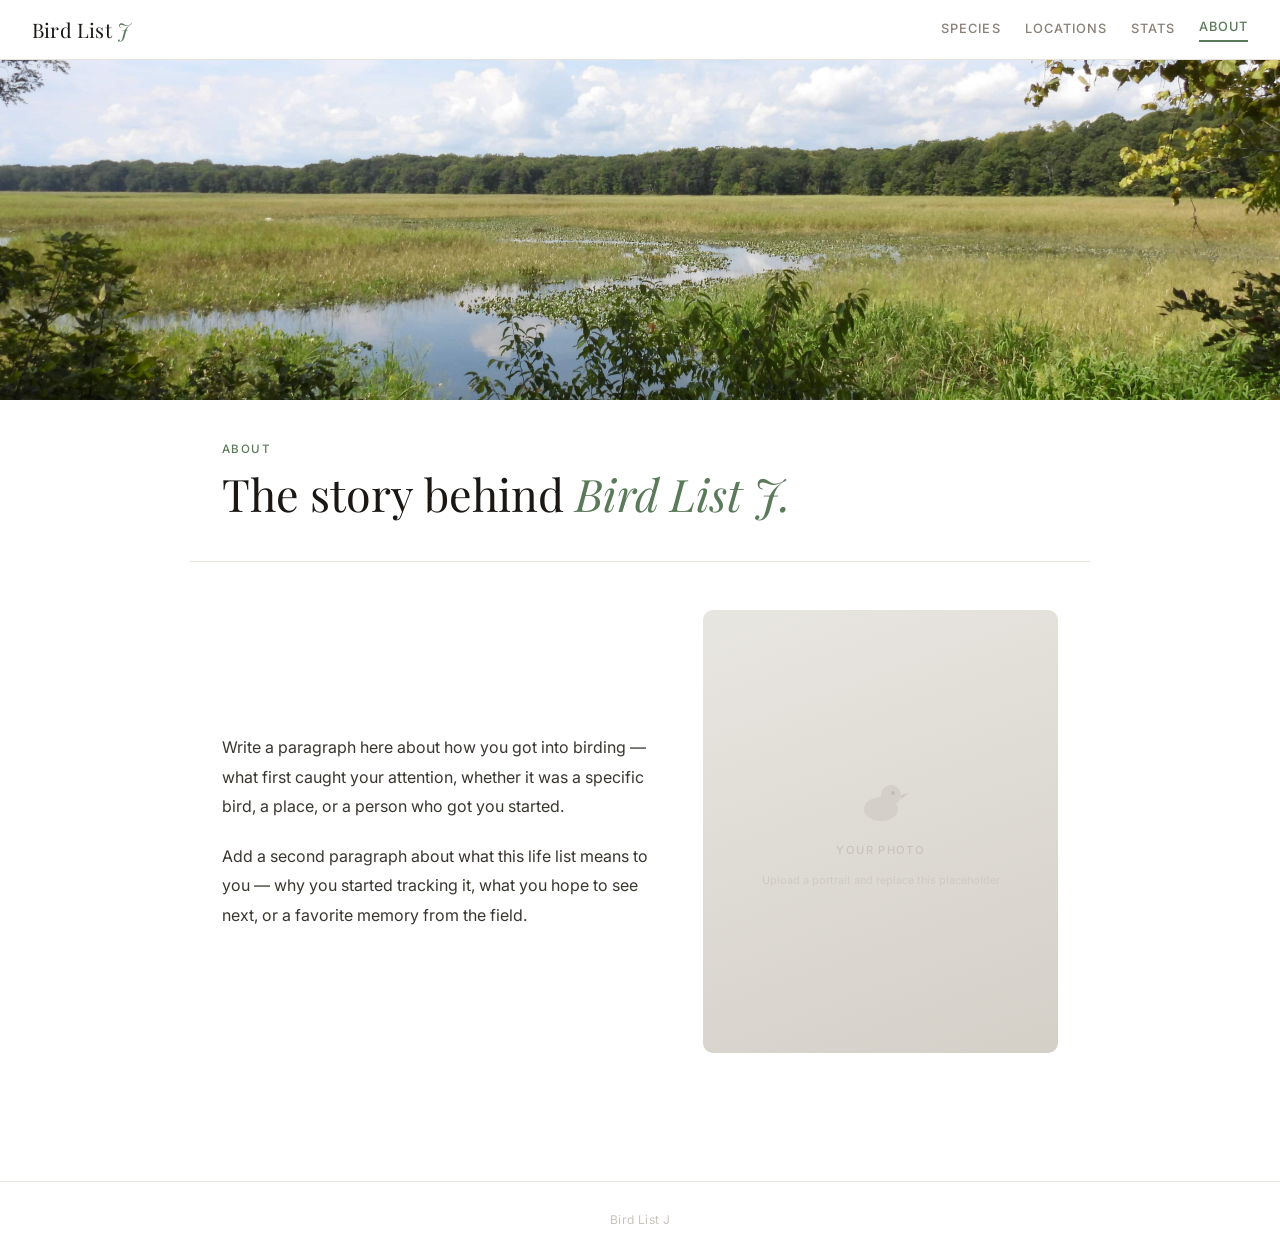
<file: about.html>
<!DOCTYPE html>
<html lang="en">
<head>
<meta charset="UTF-8">
<meta name="viewport" content="width=device-width, initial-scale=1.0">
<title>About — Bird List J</title>
<link href="https://fonts.googleapis.com/css2?family=Playfair+Display:ital,wght@0,400;0,600;1,400&family=Inter:wght@300;400;500&display=swap" rel="stylesheet">
<link rel="stylesheet" href="shared.css">
<style>
  .about-section {
    max-width: 900px;
    margin: 0 auto;
    padding: 3rem 2rem 4rem;
    display: grid;
    grid-template-columns: 1.1fr 0.9fr;
    gap: 3rem;
    align-items: center;
  }

  .about-text p {
    font-size: 1rem;
    line-height: 1.85;
    color: var(--ink);
    margin-bottom: 1.25rem;
  }
  .about-text p:last-child { margin-bottom: 0; }

  .about-photo {
    width: 100%;
    aspect-ratio: 4/5;
    border-radius: 10px;
    overflow: hidden;
    background: linear-gradient(160deg, #e8e6e0 0%, #d4d0c8 100%);
    display: flex;
    align-items: center;
    justify-content: center;
    flex-direction: column;
    gap: 0.75rem;
  }

  .about-photo img {
    width: 100%;
    height: 100%;
    object-fit: cover;
    display: block;
  }

  .about-photo svg { opacity: 0.2; }

  .about-photo-label {
    font-size: 0.7rem;
    font-weight: 500;
    letter-spacing: 0.12em;
    text-transform: uppercase;
    color: var(--mist);
  }

  .about-photo-hint {
    font-size: 0.68rem;
    color: var(--mist);
    opacity: 0.7;
  }

  @media (max-width: 700px) {
    .about-section {
      grid-template-columns: 1fr;
      gap: 2rem;
      padding: 2rem 1rem 3rem;
    }
    .about-photo { order: -1; max-width: 320px; margin: 0 auto; aspect-ratio: 1/1; }
  }
</style>
</head>
<body>

<header>
  <a class="site-logo" href="index.html">Bird List <span>J</span></a>
  <nav>
    <a href="index.html">Species</a>
    <a href="locations.html">Locations</a>
    <a href="stats.html">Stats</a>
    <a href="about.html" class="active">About</a>
  </nav>
</header>

<div class="banner">
 <img class="banner-img" src="photos/greatMarsh.JPG" alt="Banner">
</div>

<section class="page-hero">
  <p class="page-eyebrow">About</p>
  <h1 class="page-title">The story behind <em>Bird List J.</em></h1>
</section>

<section class="about-section">
  <div class="about-text">
    <p>
      Write a paragraph here about how you got into birding — what first caught your
      attention, whether it was a specific bird, a place, or a person who got you started.
    </p>
    <p>
      Add a second paragraph about what this life list means to you — why you started
      tracking it, what you hope to see next, or a favorite memory from the field.
    </p>
  </div>

  <div class="about-photo">
    <!-- To add your photo, replace this div's contents with:
         <img src="photos/your-photo.jpg" alt="About me"> -->
    <svg width="56" height="56" viewBox="0 0 56 56" fill="none">
      <ellipse cx="28" cy="35" rx="17" ry="12" fill="#aaa09a"/>
      <circle cx="38" cy="21" r="10" fill="#aaa09a"/>
      <polygon points="48,21 56,19 48,25" fill="#888077"/>
      <circle cx="40" cy="19" r="1.8" fill="#3a3630"/>
    </svg>
    <span class="about-photo-label">Your photo</span>
    <span class="about-photo-hint">Upload a portrait and replace this placeholder</span>
  </div>
</section>

<footer>Bird List J</footer>

</body>
</html>
</file>
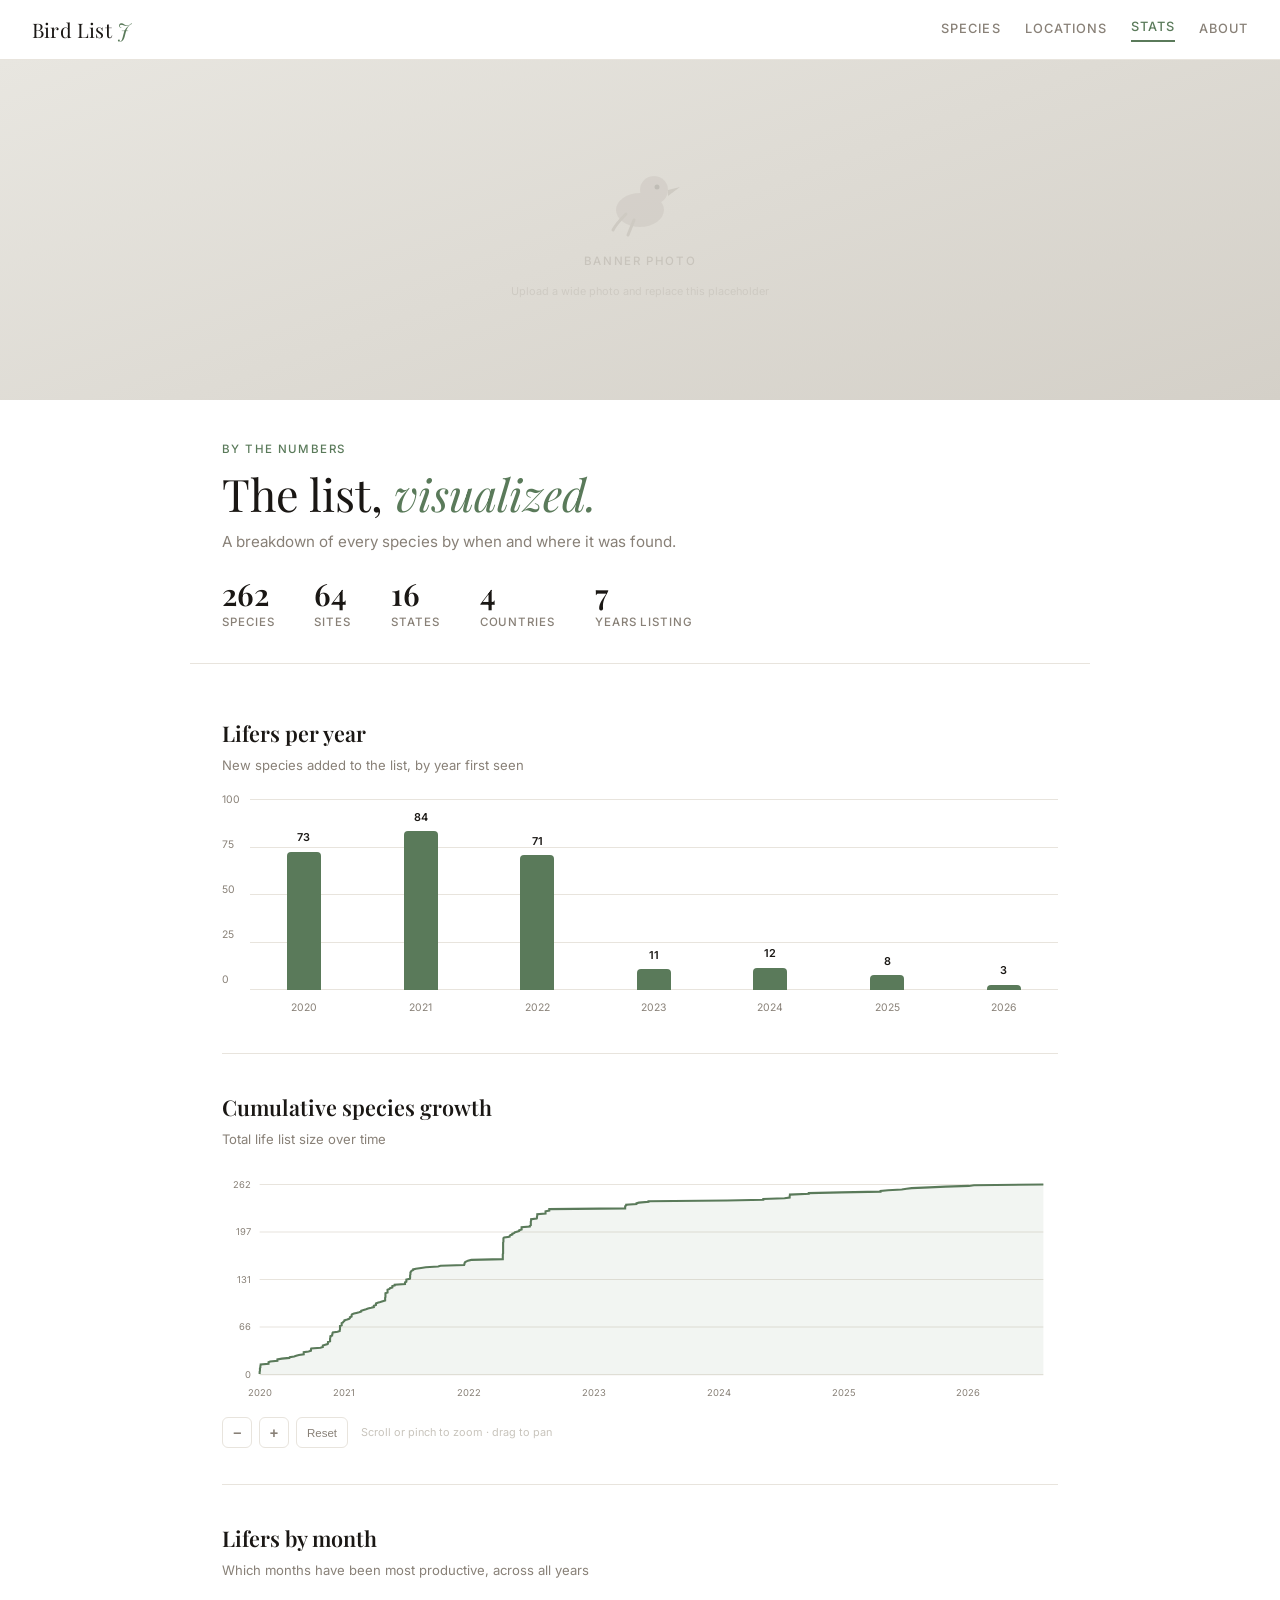
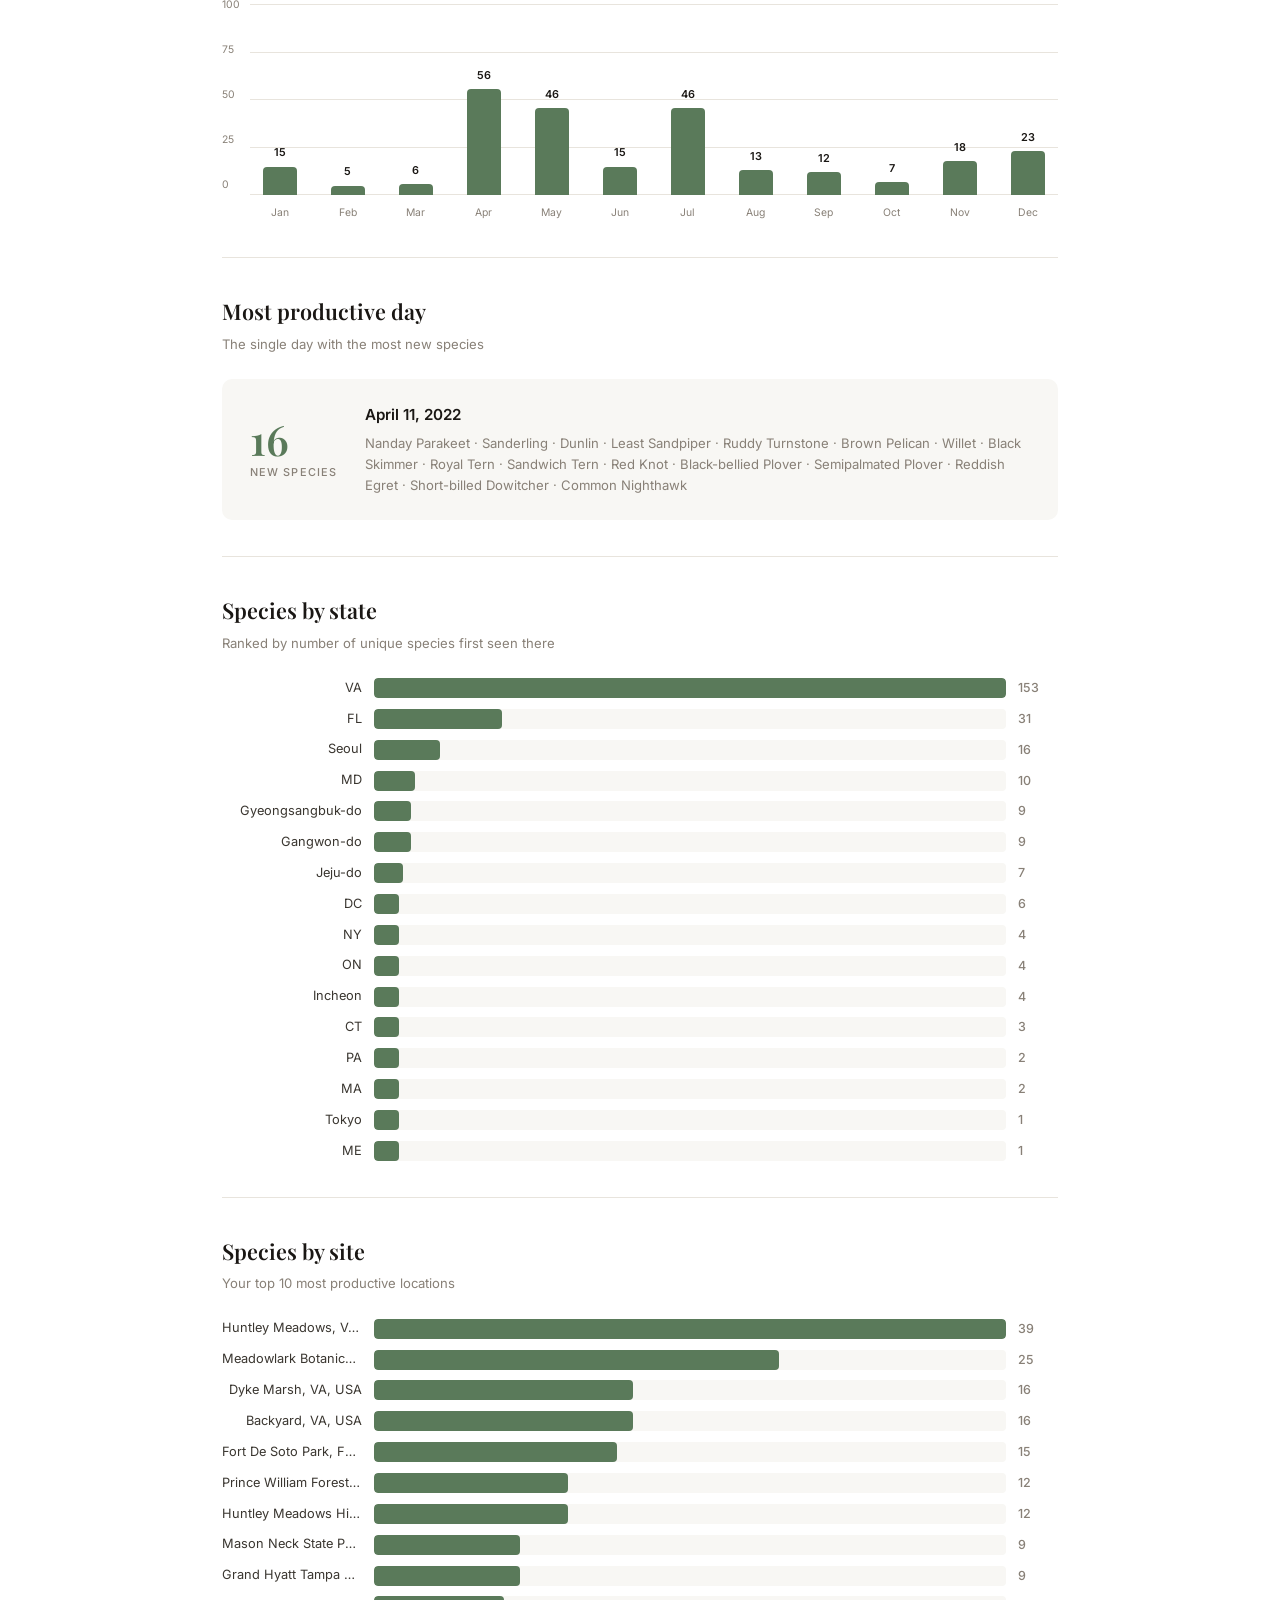
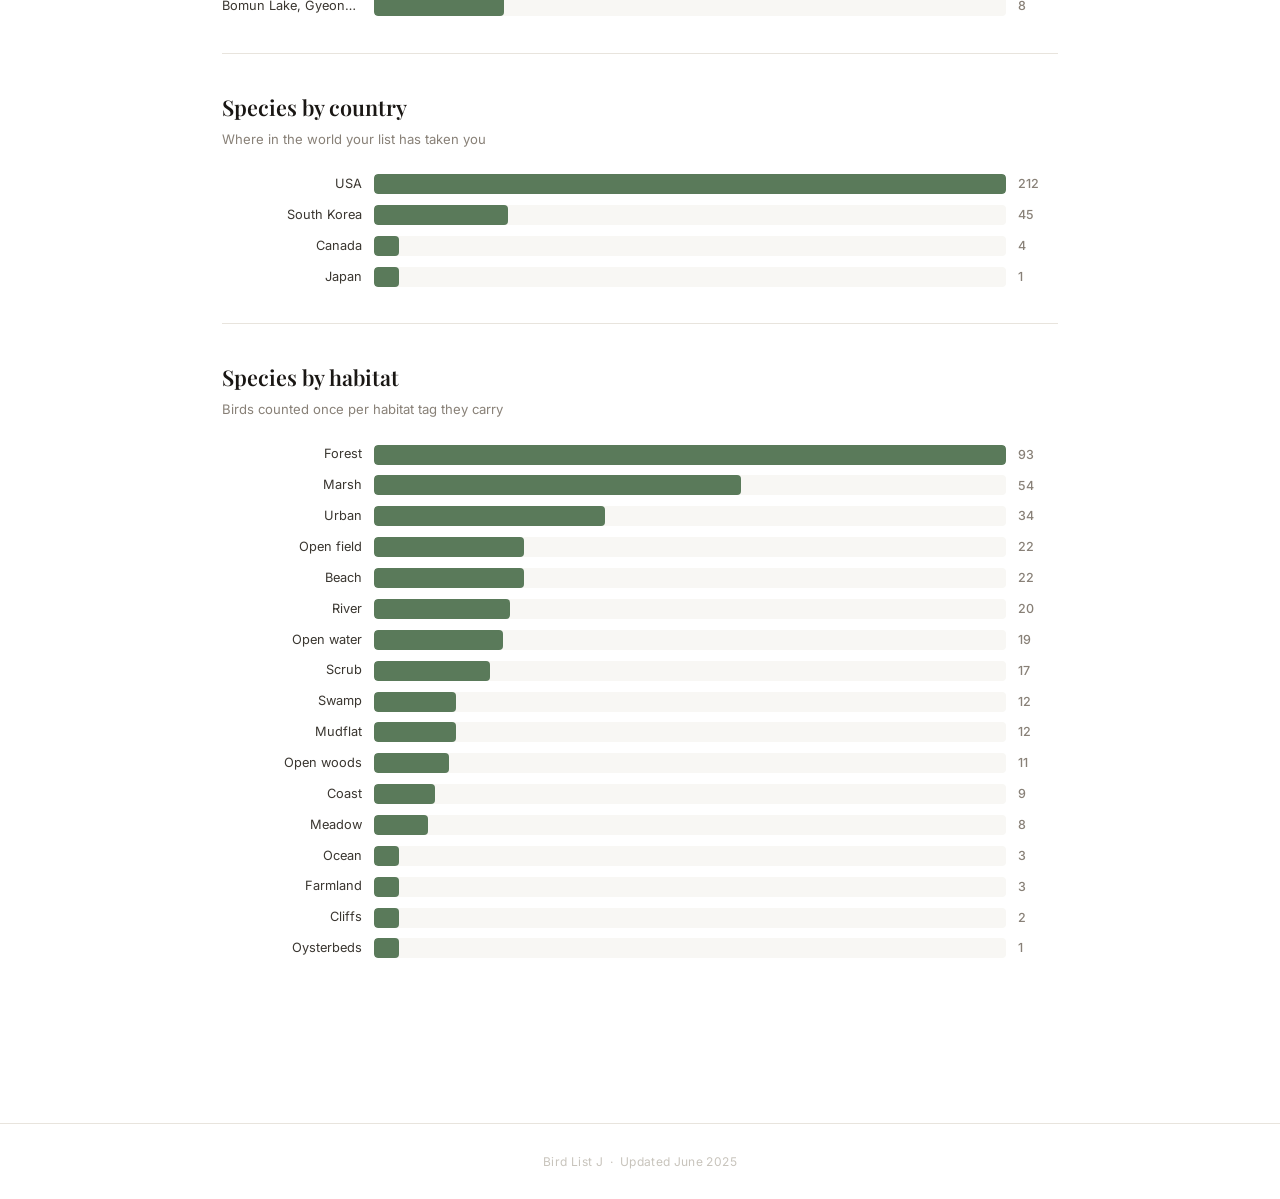
<file: stats (1).html>
<!DOCTYPE html>
<html lang="en">
<head>
<meta charset="UTF-8">
<meta name="viewport" content="width=device-width, initial-scale=1.0">
<title>Stats — Bird List J</title>
<link href="https://fonts.googleapis.com/css2?family=Playfair+Display:ital,wght@0,400;0,600;1,400&family=Inter:wght@300;400;500&display=swap" rel="stylesheet">
<link rel="stylesheet" href="shared.css">
<style>
  .stats-content { max-width: 900px; margin: 0 auto; padding: 1rem 2rem 4rem; }

  .chart-section {
    padding: 2.25rem 0;
    border-bottom: 1px solid var(--stone);
  }
  .chart-section:last-child { border-bottom: none; }

  .chart-title {
    font-family: var(--serif);
    font-size: 1.35rem;
    font-weight: 600;
    color: var(--ink-dark);
    margin-bottom: 0.3rem;
  }
  .chart-subtitle {
    font-size: 0.82rem;
    color: var(--ink-light);
    margin-bottom: 1.5rem;
  }

  /* ── VERTICAL BAR CHART (time-based) ── */
  .vbar-outer {
    display: flex;
    gap: 0.6rem;
  }
  .vbar-axis {
    display: flex;
    flex-direction: column;
    justify-content: space-between;
    height: 190px;
    flex-shrink: 0;
  }
  .vbar-axis-label {
    font-size: 0.65rem;
    color: var(--ink-light);
    line-height: 1;
    transform: translateY(-50%);
  }
  .vbar-plot-col {
    flex: 1;
    min-width: 0;
  }
  .vbar-plot {
    position: relative;
    height: 190px;
  }
  .vbar-gridline {
    position: absolute;
    left: 0; right: 0;
    border-top: 1px solid var(--stone);
  }
  .vbar-chart {
    position: absolute;
    inset: 0;
    display: flex;
    align-items: flex-end;
    gap: 0.5rem;
    z-index: 1;
  }
  .vbar-col {
    flex: 1;
    display: flex;
    flex-direction: column;
    align-items: center;
    justify-content: flex-end;
    height: 100%;
    min-width: 0;
  }
  .vbar {
    width: 100%;
    max-width: 34px;
    background: var(--accent);
    border-radius: 4px 4px 0 0;
    transition: opacity 0.15s;
  }
  .vbar:hover { opacity: 0.8; }
  .vbar-value {
    font-size: 0.68rem;
    font-weight: 600;
    color: var(--ink-dark);
    margin-bottom: 0.3rem;
  }
  .vbar-xlabels {
    display: flex;
    gap: 0.5rem;
    margin-top: 0.6rem;
  }
  .vbar-xlabel {
    flex: 1;
    min-width: 0;
    font-size: 0.65rem;
    color: var(--ink-light);
    text-align: center;
    white-space: nowrap;
  }

  /* ── HORIZONTAL BAR CHART (categorical) ── */
  .hbar-chart { display: flex; flex-direction: column; gap: 0.65rem; }
  .hbar-row { display: grid; grid-template-columns: 140px 1fr 2.5rem; align-items: center; gap: 0.75rem; }
  .hbar-label {
    font-size: 0.8rem;
    color: var(--ink);
    text-align: right;
    white-space: nowrap;
    overflow: hidden;
    text-overflow: ellipsis;
  }
  .hbar-track { background: var(--off-white); border-radius: 4px; height: 20px; overflow: hidden; }
  .hbar-fill {
    height: 100%;
    background: var(--accent);
    border-radius: 4px;
    transition: opacity 0.15s;
  }
  .hbar-fill:hover { opacity: 0.8; }
  .hbar-value { font-size: 0.78rem; color: var(--ink-light); font-weight: 500; }

  /* ── LINE CHART (cumulative growth) ── */
  .line-chart-wrap { width: 100%; touch-action: none; }
  .line-chart-wrap svg { display: block; width: 100%; height: auto; }
  .cum-dot { opacity: 0; transition: opacity 0.15s; }
  .line-chart-wrap svg:hover .cum-dot { opacity: 1; }

  .chart-zoom-controls {
    display: flex;
    align-items: center;
    gap: 0.4rem;
    margin-top: 0.85rem;
  }
  .zoom-btn {
    width: 1.9rem;
    height: 1.9rem;
    border: 1px solid var(--stone);
    border-radius: 6px;
    background: var(--white);
    color: var(--ink-light);
    font-size: 0.9rem;
    font-weight: 600;
    cursor: pointer;
    transition: all 0.15s;
    display: flex;
    align-items: center;
    justify-content: center;
  }
  .zoom-btn:hover { border-color: var(--accent); color: var(--accent); }
  #zoom-reset { width: auto; padding: 0 0.65rem; font-size: 0.72rem; font-weight: 500; }
  .zoom-hint {
    font-size: 0.68rem;
    color: var(--mist);
    margin-left: 0.4rem;
  }

  /* ── BEST DAY CALLOUT ── */
  .best-day-card {
    background: var(--off-white);
    border-radius: 10px;
    padding: 1.5rem 1.75rem;
    display: flex;
    align-items: center;
    gap: 1.75rem;
    flex-wrap: wrap;
  }
  .best-day-number {
    font-family: var(--serif);
    font-size: 2.6rem;
    font-weight: 600;
    color: var(--accent);
    line-height: 1;
  }
  .best-day-label {
    font-size: 0.68rem;
    text-transform: uppercase;
    letter-spacing: 0.1em;
    color: var(--ink-light);
    font-weight: 500;
    margin-top: 0.3rem;
  }
  .best-day-details { flex: 1; min-width: 200px; }
  .best-day-date { font-size: 0.95rem; font-weight: 600; color: var(--ink-dark); margin-bottom: 0.4rem; }
  .best-day-species { font-size: 0.82rem; color: var(--ink-light); line-height: 1.6; }

  .empty-note {
    font-size: 0.85rem;
    color: var(--mist);
    font-style: italic;
    padding: 1rem 0;
  }

  @media (max-width: 600px) {
    .stats-content { padding: 1rem 1rem 3rem; }
    .hbar-row { grid-template-columns: 90px 1fr 2.2rem; gap: 0.5rem; }
    .hbar-label { font-size: 0.72rem; }
    .vbar-plot, .vbar-axis { height: 150px; }
    .best-day-card { padding: 1.25rem; gap: 1rem; }
    .best-day-number { font-size: 2.1rem; }
  }
</style>
</head>
<body>

<header>
  <a class="site-logo" href="index.html">Bird List <span>J</span></a>
  <nav>
    <a href="index.html">Species</a>
    <a href="locations.html">Locations</a>
    <a href="stats.html" class="active">Stats</a>
    <a href="about.html">About</a>
  </nav>
</header>

<div class="banner">
  <div class="banner-placeholder">
    <svg width="80" height="80" viewBox="0 0 80 80" fill="none">
      <ellipse cx="40" cy="50" rx="24" ry="17" fill="#aaa09a"/>
      <circle cx="54" cy="30" r="14" fill="#aaa09a"/>
      <polygon points="68,30 80,27 68,36" fill="#888077"/>
      <circle cx="57" cy="27" r="2.5" fill="#3a3630"/>
      <path d="M26 54 Q16 64 13 70" stroke="#888077" stroke-width="3" stroke-linecap="round" fill="none"/>
      <path d="M34 60 Q30 70 28 75" stroke="#888077" stroke-width="3" stroke-linecap="round" fill="none"/>
    </svg>
    <span class="banner-placeholder-label">Banner photo</span>
    <span class="banner-placeholder-hint">Upload a wide photo and replace this placeholder</span>
  </div>
</div>

<section class="page-hero">
  <p class="page-eyebrow">By The Numbers</p>
  <h1 class="page-title">The list, <em>visualized.</em></h1>
  <p class="page-desc">A breakdown of every species by when and where it was found.</p>
  <div class="stats-row" id="hero-stats"></div>
</section>

<div class="stats-content">

  <section class="chart-section">
    <p class="chart-title">Lifers per year</p>
    <p class="chart-subtitle">New species added to the list, by year first seen</p>
    <div id="chart-lifers-year"></div>
  </section>

  <section class="chart-section">
    <p class="chart-title">Cumulative species growth</p>
    <p class="chart-subtitle">Total life list size over time</p>
    <div id="chart-cumulative"></div>
  </section>

  <section class="chart-section">
    <p class="chart-title">Lifers by month</p>
    <p class="chart-subtitle">Which months have been most productive, across all years</p>
    <div id="chart-lifers-month"></div>
  </section>

  <section class="chart-section">
    <p class="chart-title">Most productive day</p>
    <p class="chart-subtitle">The single day with the most new species</p>
    <div id="best-day"></div>
  </section>

  <section class="chart-section">
    <p class="chart-title">Species by state</p>
    <p class="chart-subtitle">Ranked by number of unique species first seen there</p>
    <div id="chart-state"></div>
  </section>

  <section class="chart-section">
    <p class="chart-title">Species by site</p>
    <p class="chart-subtitle">Your top 10 most productive locations</p>
    <div id="chart-site"></div>
  </section>

  <section class="chart-section">
    <p class="chart-title">Species by country</p>
    <p class="chart-subtitle">Where in the world your list has taken you</p>
    <div id="chart-country"></div>
  </section>

  <section class="chart-section">
    <p class="chart-title">Species by habitat</p>
    <p class="chart-subtitle">Birds counted once per habitat tag they carry</p>
    <div id="chart-habitat"></div>
  </section>

</div>

<footer>Bird List J &nbsp;·&nbsp; Updated June 2025</footer>

<script src="data.js"></script>
<script>
// ─── helpers ───
function parseLocationParts(location){
  const parts=location.split(',').map(p=>p.trim());
  const country=parts[parts.length-1];
  const state=parts.length>=3?parts[parts.length-2]:parts[parts.length-1];
  const site=location.trim();
  return {country,state,site};
}

function countBy(list,keyFn){
  const map={};
  list.forEach(item=>{
    const key=keyFn(item);
    if(key===undefined||key===null||key==='')return;
    map[key]=(map[key]||0)+1;
  });
  return map;
}

function sortEntriesDesc(map){
  return Object.entries(map).sort((a,b)=>b[1]-a[1]);
}

// ─── overview stats (reuse same logic as homepage) ───
const firstYear=Math.min(...BIRDS.map(b=>new Date(b.dateFirstSeen).getFullYear()));
const siteSet=new Set(BIRDS.map(b=>b.location.trim()));
const stateSet=new Set(BIRDS.map(b=>parseLocationParts(b.location).state));
const countrySet=new Set(BIRDS.map(b=>parseLocationParts(b.location).country));
document.getElementById('hero-stats').innerHTML=`
  <div class="stat"><span class="stat-number">${BIRDS.length}</span><span class="stat-label">Species</span></div>
  <div class="stat"><span class="stat-number">${siteSet.size}</span><span class="stat-label">Sites</span></div>
  <div class="stat"><span class="stat-number">${stateSet.size}</span><span class="stat-label">States</span></div>
  <div class="stat"><span class="stat-number">${countrySet.size}</span><span class="stat-label">Countries</span></div>
  <div class="stat"><span class="stat-number">${new Date().getFullYear()-firstYear+1}</span><span class="stat-label">Years listing</span></div>`;

// ─── vertical bar chart builder (with gridlines, scaled to a "nice" max) ───
function niceMax(value){
  if(value<=0)return 4;
  const magnitude=Math.pow(10, Math.floor(Math.log10(value)));
  const normalized=value/magnitude;
  let niceNorm;
  if(normalized<=1)niceNorm=1;
  else if(normalized<=2)niceNorm=2;
  else if(normalized<=5)niceNorm=5;
  else niceNorm=10;
  return niceNorm*magnitude;
}

function renderVBarChart(containerId, data, options={}){
  const container=document.getElementById(containerId);
  if(data.length===0){container.innerHTML='<p class="empty-note">Not enough data yet.</p>';return;}
  const rawMax=Math.max(...data.map(d=>d.value),1);
  const max=niceMax(rawMax);
  const tickCount=4;
  const ticks=[];
  for(let i=tickCount;i>=0;i--){ ticks.push(Math.round((max/tickCount)*i)); }

  const gridlinesHTML=ticks.map((t,i)=>{
    const pct=(i/tickCount)*100;
    return `<div class="vbar-gridline" style="bottom:${100-pct}%"></div>`;
  }).join('');

  const axisHTML=ticks.map(t=>`<span class="vbar-axis-label">${t}</span>`).join('');

  const barsHTML=data.map(d=>{
    const heightPct=Math.max((d.value/max)*100,d.value>0?2:0);
    return `<div class="vbar-col">
      <span class="vbar-value">${d.value}</span>
      <div class="vbar" style="height:${heightPct}%" title="${d.label}: ${d.value}"></div>
    </div>`;
  }).join('');

  const xlabelsHTML=data.map(d=>`<span class="vbar-xlabel">${d.label}</span>`).join('');

  container.innerHTML=`<div class="vbar-outer">
    <div class="vbar-axis">${axisHTML}</div>
    <div class="vbar-plot-col">
      <div class="vbar-plot">
        ${gridlinesHTML}
        <div class="vbar-chart">${barsHTML}</div>
      </div>
      <div class="vbar-xlabels">${xlabelsHTML}</div>
    </div>
  </div>`;
}

// ─── horizontal bar chart builder ───
function renderHBarChart(containerId, entries, options={}){
  const container=document.getElementById(containerId);
  if(entries.length===0){container.innerHTML='<p class="empty-note">Not enough data yet.</p>';return;}
  const max=Math.max(...entries.map(e=>e[1]),1);
  const html=`<div class="hbar-chart">${entries.map(([label,value])=>{
    const widthPct=Math.max((value/max)*100,4);
    return `<div class="hbar-row">
      <span class="hbar-label" title="${label}">${label}</span>
      <div class="hbar-track"><div class="hbar-fill" style="width:${widthPct}%" title="${label}: ${value}"></div></div>
      <span class="hbar-value">${value}</span>
    </div>`;
  }).join('')}</div>`;
  container.innerHTML=html;
}

// ─── 1. Lifers per year ───
const yearCounts=countBy(BIRDS, b=>new Date(b.dateFirstSeen).getFullYear());
const years=Object.keys(yearCounts).map(Number).sort((a,b)=>a-b);
const yearData=years.map(y=>({label:y, value:yearCounts[y]}));
renderVBarChart('chart-lifers-year', yearData);

// ─── 2. Cumulative species growth (zoomable line chart) ───
(function(){
  const container=document.getElementById('chart-cumulative');
  const sorted=[...BIRDS].sort((a,b)=>new Date(a.dateFirstSeen)-new Date(b.dateFirstSeen));
  if(sorted.length===0){container.innerHTML='<p class="empty-note">Not enough data yet.</p>';return;}

  const W=800, H=220;
  const padL=36, padB=28, padT=10, padR=14;
  const plotW=W-padL-padR, plotH=H-padT-padB;

  const minDate=new Date(sorted[0].dateFirstSeen).getTime();
  const maxDate=new Date(sorted[sorted.length-1].dateFirstSeen).getTime();
  const dateRange=Math.max(maxDate-minDate, 1);

  const points=sorted.map((bird,i)=>{
    const t=new Date(bird.dateFirstSeen).getTime();
    const x=padL+((t-minDate)/dateRange)*plotW;
    const y=padT+plotH-((i+1)/sorted.length)*plotH;
    return {x,y,count:i+1,date:bird.dateFirstSeen,name:bird.commonName};
  });

  const pathD=points.map((p,i)=>(i===0?'M':'L')+p.x.toFixed(1)+','+p.y.toFixed(1)).join(' ');
  const areaD=pathD+` L${points[points.length-1].x.toFixed(1)},${padT+plotH} L${padL},${padT+plotH} Z`;

  const totalMax=sorted.length;
  const gridLines=[0,0.25,0.5,0.75,1].map(frac=>{
    const y=padT+plotH-(frac*plotH);
    const val=Math.round(frac*totalMax);
    return `<line x1="${padL}" y1="${y}" x2="${W-padR}" y2="${y}" stroke="#e8e4dd" stroke-width="1"/>
            <text x="${padL-8}" y="${y+3}" font-size="9" fill="#888077" text-anchor="end" font-family="Inter,sans-serif">${val}</text>`;
  }).join('');

  const yearMarks=years.map(y=>{
    const t=new Date(y,0,1).getTime();
    const x=padL+((Math.max(t,minDate)-minDate)/dateRange)*plotW;
    return `<text x="${x}" y="${H-8}" font-size="9" fill="#888077" text-anchor="middle" font-family="Inter,sans-serif">${y}</text>`;
  }).join('');

  const dots=points.map(p=>
    `<circle cx="${p.x.toFixed(1)}" cy="${p.y.toFixed(1)}" r="2.2" fill="#5a7a5a" class="cum-dot">
       <title>#${p.count} · ${p.name} · ${p.date}</title>
     </circle>`
  ).join('');

  container.innerHTML=`
    <div class="line-chart-wrap">
      <svg id="cum-svg" viewBox="0 0 ${W} ${H}" preserveAspectRatio="xMidYMid meet">
        ${gridLines}
        <path d="${areaD}" fill="#5a7a5a" opacity="0.08"/>
        <path d="${pathD}" fill="none" stroke="#5a7a5a" stroke-width="2"/>
        ${dots}
        ${yearMarks}
      </svg>
    </div>
    <div class="chart-zoom-controls">
      <button class="zoom-btn" id="zoom-out" title="Zoom out">−</button>
      <button class="zoom-btn" id="zoom-in" title="Zoom in">+</button>
      <button class="zoom-btn" id="zoom-reset" title="Reset zoom">Reset</button>
      <span class="zoom-hint">Scroll or pinch to zoom · drag to pan</span>
    </div>
  `;

  // ─── zoom / pan logic via viewBox manipulation ───
  const svg=document.getElementById('cum-svg');
  const fullView={x:0,y:0,w:W,h:H};
  let view={...fullView};
  const minW=W*0.08; // max zoom-in level

  function applyView(){
    svg.setAttribute('viewBox', `${view.x} ${view.y} ${view.w} ${view.h}`);
  }

  function clampView(){
    view.w=Math.min(Math.max(view.w,minW),W);
    // keep aspect ratio locked to full height (no vertical zoom)
    view.h=H;
    view.y=0;
    view.x=Math.min(Math.max(view.x,0),W-view.w);
  }

  function zoomAt(factor, clientX){
    const rect=svg.getBoundingClientRect();
    const relX = rect.width>0 ? (clientX-rect.left)/rect.width : 0.5;
    const focusX = view.x + relX*view.w;
    const newW = view.w*factor;
    view.x = focusX - relX*newW;
    view.w = newW;
    clampView();
    applyView();
  }

  document.getElementById('zoom-in').addEventListener('click',()=>{
    const rect=svg.getBoundingClientRect();
    zoomAt(0.7, rect.left+rect.width/2);
  });
  document.getElementById('zoom-out').addEventListener('click',()=>{
    const rect=svg.getBoundingClientRect();
    zoomAt(1/0.7, rect.left+rect.width/2);
  });
  document.getElementById('zoom-reset').addEventListener('click',()=>{
    view={...fullView};
    applyView();
  });

  svg.addEventListener('wheel',e=>{
    e.preventDefault();
    const factor = e.deltaY<0 ? 0.88 : 1/0.88;
    zoomAt(factor, e.clientX);
  }, {passive:false});

  // drag to pan
  let isDragging=false, dragStartClientX=0, dragStartViewX=0;
  function panStart(clientX){ isDragging=true; dragStartClientX=clientX; dragStartViewX=view.x; svg.style.cursor='grabbing'; }
  function panMove(clientX){
    if(!isDragging)return;
    const rect=svg.getBoundingClientRect();
    if(rect.width===0)return;
    const deltaPx=clientX-dragStartClientX;
    const deltaUnits=(deltaPx/rect.width)*view.w;
    view.x=dragStartViewX-deltaUnits;
    clampView();
    applyView();
  }
  function panEnd(){ isDragging=false; svg.style.cursor='grab'; }

  svg.style.cursor='grab';
  svg.addEventListener('mousedown',e=>panStart(e.clientX));
  window.addEventListener('mousemove',e=>panMove(e.clientX));
  window.addEventListener('mouseup',panEnd);

  svg.addEventListener('touchstart',e=>{ if(e.touches.length===1) panStart(e.touches[0].clientX); },{passive:true});
  svg.addEventListener('touchmove',e=>{ if(e.touches.length===1){ panMove(e.touches[0].clientX); } },{passive:true});
  svg.addEventListener('touchend',panEnd);

  // basic pinch-to-zoom for touch
  let pinchStartDist=null, pinchStartW=null, pinchStartX=null;
  svg.addEventListener('touchstart',e=>{
    if(e.touches.length===2){
      const [t1,t2]=e.touches;
      pinchStartDist=Math.hypot(t2.clientX-t1.clientX, t2.clientY-t1.clientY);
      pinchStartW=view.w;
      pinchStartX=view.x;
    }
  },{passive:true});
  svg.addEventListener('touchmove',e=>{
    if(e.touches.length===2 && pinchStartDist){
      const [t1,t2]=e.touches;
      const dist=Math.hypot(t2.clientX-t1.clientX, t2.clientY-t1.clientY);
      const scale=pinchStartDist/Math.max(dist,1);
      const centerClientX=(t1.clientX+t2.clientX)/2;
      const rect=svg.getBoundingClientRect();
      const relX = rect.width>0 ? (centerClientX-rect.left)/rect.width : 0.5;
      const focusX = pinchStartX + relX*pinchStartW;
      view.w = pinchStartW*scale;
      view.x = focusX - relX*view.w;
      clampView();
      applyView();
    }
  },{passive:true});
  svg.addEventListener('touchend',e=>{ if(e.touches.length<2) pinchStartDist=null; });
})();

// ─── 3. Lifers by month ───
const monthNames=['Jan','Feb','Mar','Apr','May','Jun','Jul','Aug','Sep','Oct','Nov','Dec'];
const monthCounts=countBy(BIRDS, b=>new Date(b.dateFirstSeen+'T12:00:00').getMonth());
const monthData=monthNames.map((name,i)=>({label:name, value:monthCounts[i]||0}));
renderVBarChart('chart-lifers-month', monthData);

// ─── 4. Most productive day ───
(function(){
  const container=document.getElementById('best-day');
  const dateGroups=countBy(BIRDS, b=>b.dateFirstSeen);
  const sorted=sortEntriesDesc(dateGroups);
  if(sorted.length===0 || sorted[0][1]<1){container.innerHTML='<p class="empty-note">Not enough data yet.</p>';return;}
  const [bestDate,count]=sorted[0];
  const speciesOnDay=BIRDS.filter(b=>b.dateFirstSeen===bestDate).map(b=>b.commonName);
  const formatted=new Date(bestDate+'T12:00:00').toLocaleDateString('en-US',{year:'numeric',month:'long',day:'numeric'});
  container.innerHTML=`<div class="best-day-card">
    <div>
      <div class="best-day-number">${count}</div>
      <div class="best-day-label">New species</div>
    </div>
    <div class="best-day-details">
      <div class="best-day-date">${formatted}</div>
      <div class="best-day-species">${speciesOnDay.join(' · ')}</div>
    </div>
  </div>`;
})();

// ─── 5. Species by state ───
const stateCounts=countBy(BIRDS, b=>parseLocationParts(b.location).state);
renderHBarChart('chart-state', sortEntriesDesc(stateCounts));

// ─── 6. Species by site (top 10) ───
const siteCounts=countBy(BIRDS, b=>parseLocationParts(b.location).site);
renderHBarChart('chart-site', sortEntriesDesc(siteCounts).slice(0,10));

// ─── 7. Species by country ───
const countryCounts=countBy(BIRDS, b=>parseLocationParts(b.location).country);
renderHBarChart('chart-country', sortEntriesDesc(countryCounts));

// ─── 8. Species by habitat (multi-tag, so count each tag) ───
const habitatCounts={};
BIRDS.forEach(b=>{ (b.habitat||[]).forEach(h=>{ habitatCounts[h]=(habitatCounts[h]||0)+1; }); });
const habitatEntries=sortEntriesDesc(habitatCounts).map(([label,val])=>[label.charAt(0).toUpperCase()+label.slice(1), val]);
renderHBarChart('chart-habitat', habitatEntries);
</script>
</body>
</html>
</file>
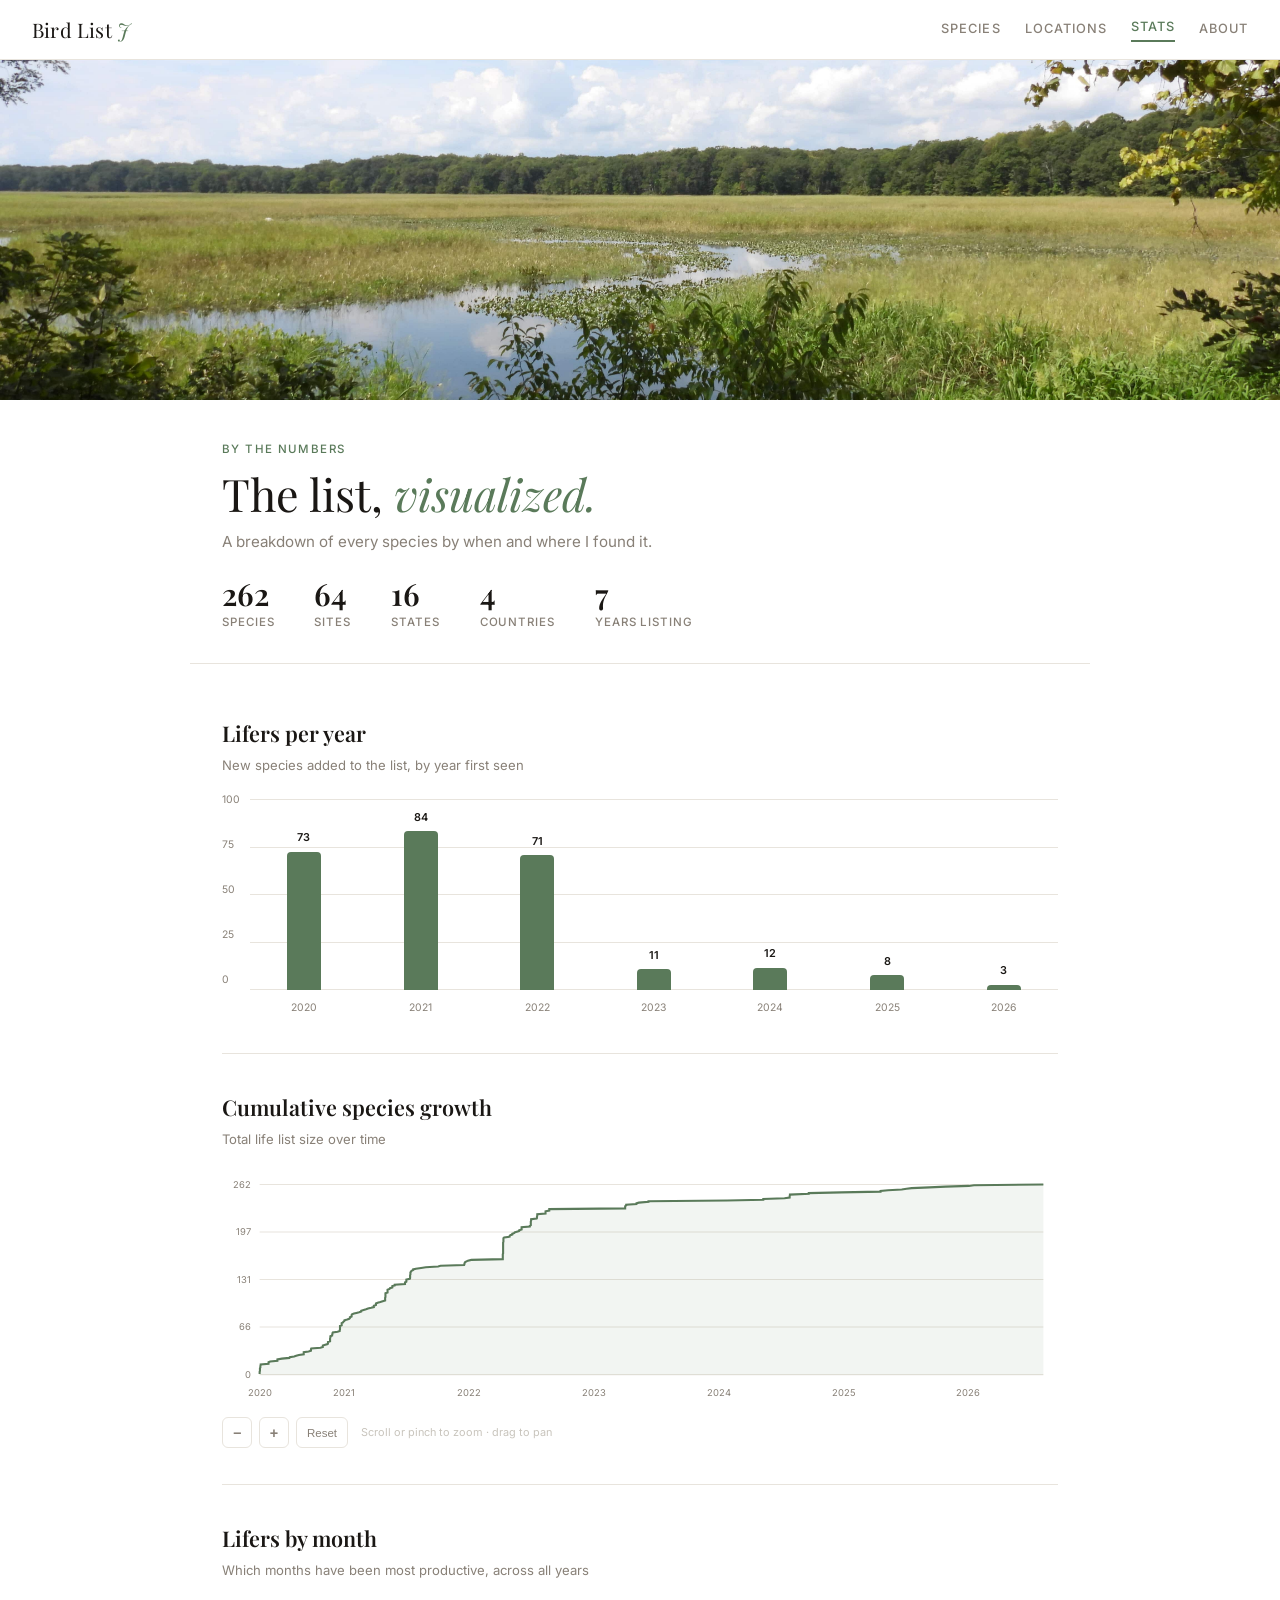
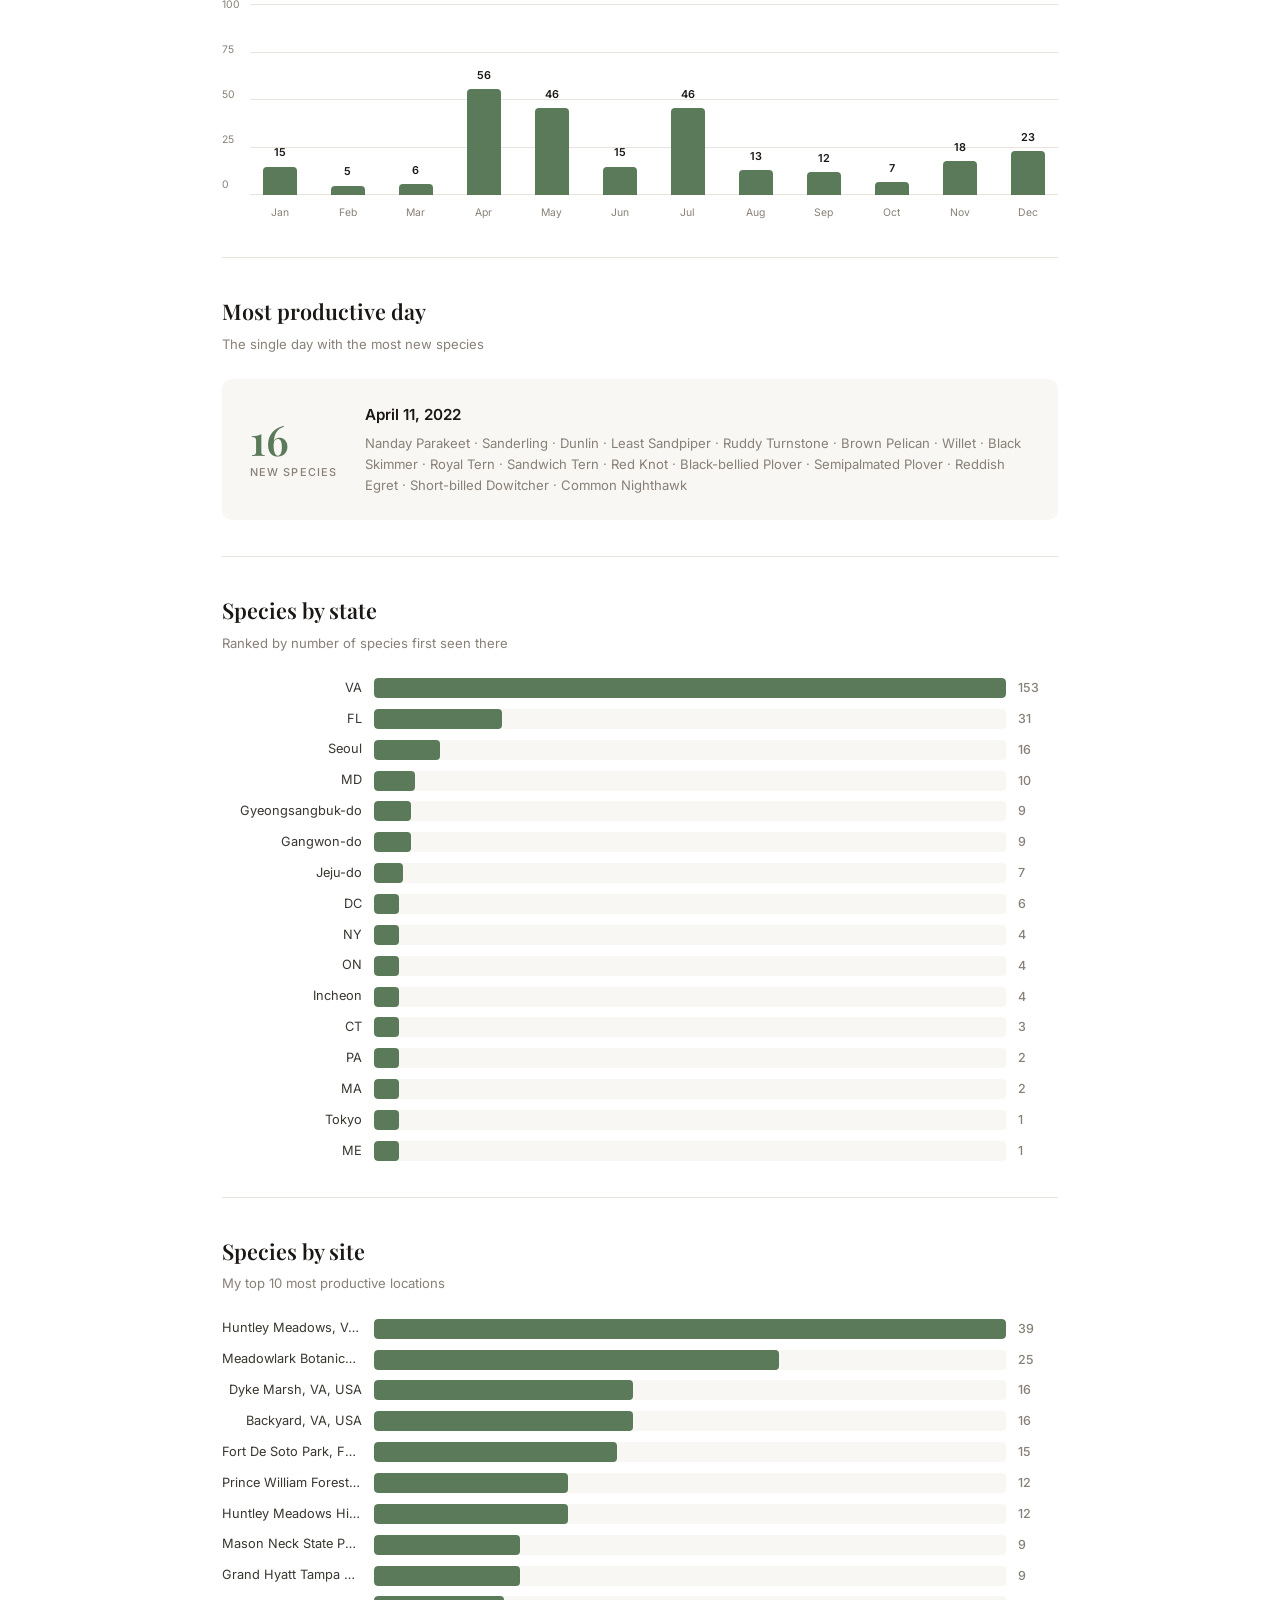
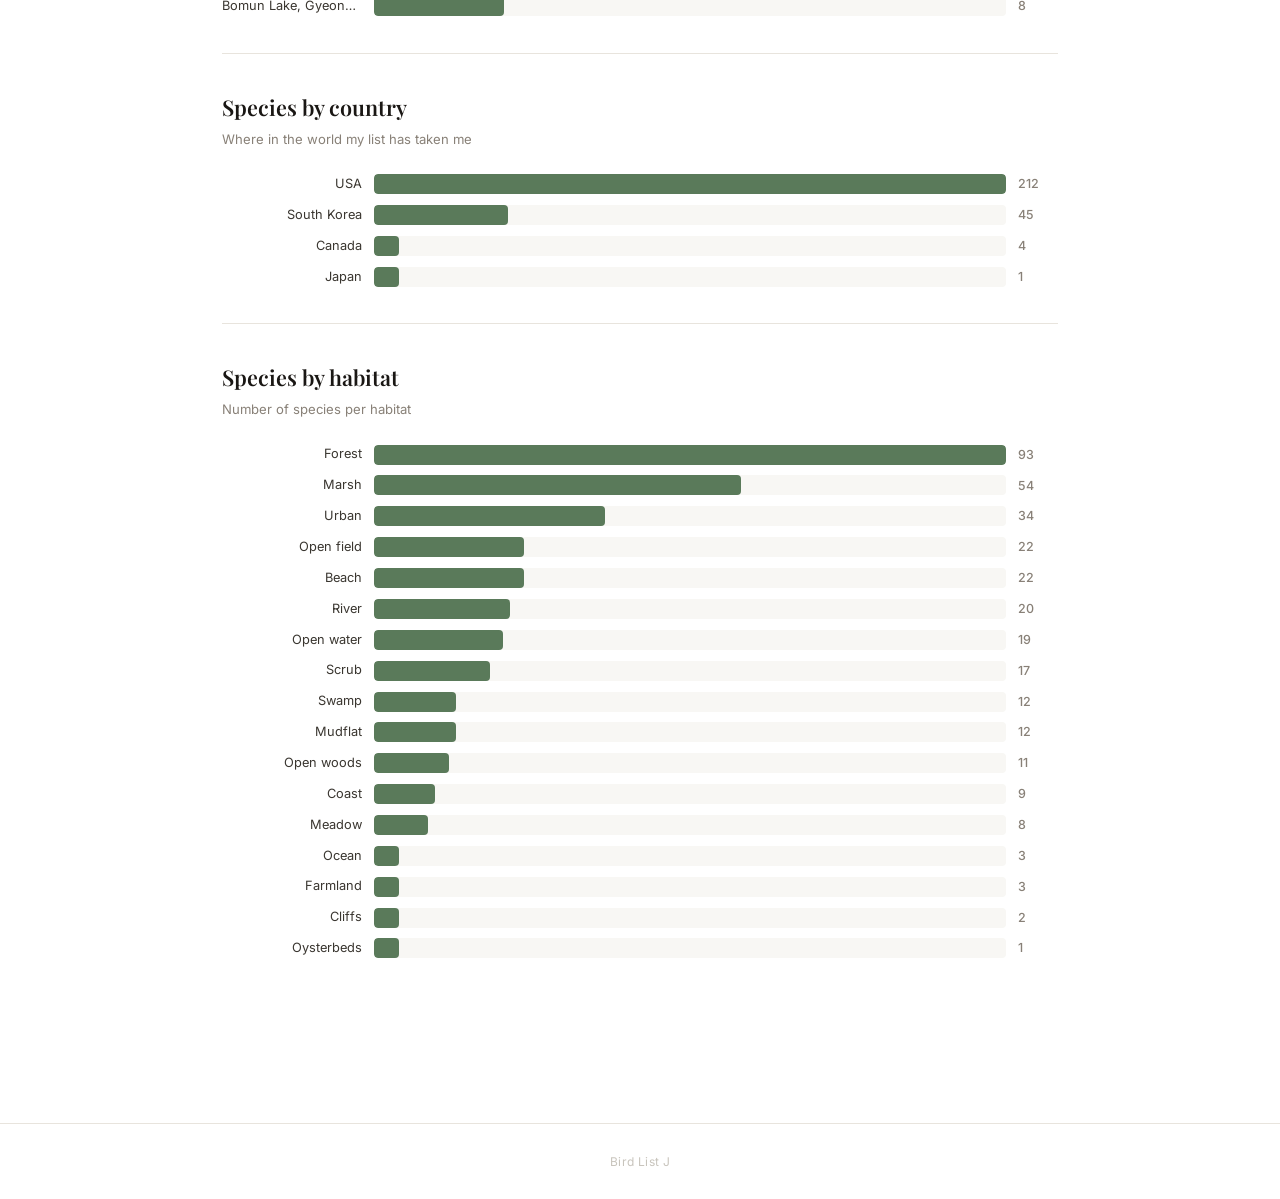
<file: stats.html>
<!DOCTYPE html>
<html lang="en">
<head>
<meta charset="UTF-8">
<meta name="viewport" content="width=device-width, initial-scale=1.0">
<title>Stats — Bird List J</title>
<link href="https://fonts.googleapis.com/css2?family=Playfair+Display:ital,wght@0,400;0,600;1,400&family=Inter:wght@300;400;500&display=swap" rel="stylesheet">
<link rel="stylesheet" href="shared.css">
<style>
  .stats-content { max-width: 900px; margin: 0 auto; padding: 1rem 2rem 4rem; }

  .chart-section {
    padding: 2.25rem 0;
    border-bottom: 1px solid var(--stone);
  }
  .chart-section:last-child { border-bottom: none; }

  .chart-title {
    font-family: var(--serif);
    font-size: 1.35rem;
    font-weight: 600;
    color: var(--ink-dark);
    margin-bottom: 0.3rem;
  }
  .chart-subtitle {
    font-size: 0.82rem;
    color: var(--ink-light);
    margin-bottom: 1.5rem;
  }

  /* ── VERTICAL BAR CHART (time-based) ── */
  .vbar-outer {
    display: flex;
    gap: 0.6rem;
  }
  .vbar-axis {
    display: flex;
    flex-direction: column;
    justify-content: space-between;
    height: 190px;
    flex-shrink: 0;
  }
  .vbar-axis-label {
    font-size: 0.65rem;
    color: var(--ink-light);
    line-height: 1;
    transform: translateY(-50%);
  }
  .vbar-plot-col {
    flex: 1;
    min-width: 0;
  }
  .vbar-plot {
    position: relative;
    height: 190px;
  }
  .vbar-gridline {
    position: absolute;
    left: 0; right: 0;
    border-top: 1px solid var(--stone);
  }
  .vbar-chart {
    position: absolute;
    inset: 0;
    display: flex;
    align-items: flex-end;
    gap: 0.5rem;
    z-index: 1;
  }
  .vbar-col {
    flex: 1;
    display: flex;
    flex-direction: column;
    align-items: center;
    justify-content: flex-end;
    height: 100%;
    min-width: 0;
  }
  .vbar {
    width: 100%;
    max-width: 34px;
    background: var(--accent);
    border-radius: 4px 4px 0 0;
    transition: opacity 0.15s;
  }
  .vbar:hover { opacity: 0.8; }
  .vbar-value {
    font-size: 0.68rem;
    font-weight: 600;
    color: var(--ink-dark);
    margin-bottom: 0.3rem;
  }
  .vbar-xlabels {
    display: flex;
    gap: 0.5rem;
    margin-top: 0.6rem;
  }
  .vbar-xlabel {
    flex: 1;
    min-width: 0;
    font-size: 0.65rem;
    color: var(--ink-light);
    text-align: center;
    white-space: nowrap;
  }

  /* ── HORIZONTAL BAR CHART (categorical) ── */
  .hbar-chart { display: flex; flex-direction: column; gap: 0.65rem; }
  .hbar-row { display: grid; grid-template-columns: 140px 1fr 2.5rem; align-items: center; gap: 0.75rem; }
  .hbar-label {
    font-size: 0.8rem;
    color: var(--ink);
    text-align: right;
    white-space: nowrap;
    overflow: hidden;
    text-overflow: ellipsis;
  }
  .hbar-track { background: var(--off-white); border-radius: 4px; height: 20px; overflow: hidden; }
  .hbar-fill {
    height: 100%;
    background: var(--accent);
    border-radius: 4px;
    transition: opacity 0.15s;
  }
  .hbar-fill:hover { opacity: 0.8; }
  .hbar-value { font-size: 0.78rem; color: var(--ink-light); font-weight: 500; }

  /* ── LINE CHART (cumulative growth) ── */
  .line-chart-wrap { width: 100%; touch-action: none; }
  .line-chart-wrap svg { display: block; width: 100%; height: auto; }
  .cum-dot { opacity: 0; transition: opacity 0.15s; }
  .line-chart-wrap svg:hover .cum-dot { opacity: 1; }

  .chart-zoom-controls {
    display: flex;
    align-items: center;
    gap: 0.4rem;
    margin-top: 0.85rem;
  }
  .zoom-btn {
    width: 1.9rem;
    height: 1.9rem;
    border: 1px solid var(--stone);
    border-radius: 6px;
    background: var(--white);
    color: var(--ink-light);
    font-size: 0.9rem;
    font-weight: 600;
    cursor: pointer;
    transition: all 0.15s;
    display: flex;
    align-items: center;
    justify-content: center;
  }
  .zoom-btn:hover { border-color: var(--accent); color: var(--accent); }
  #zoom-reset { width: auto; padding: 0 0.65rem; font-size: 0.72rem; font-weight: 500; }
  .zoom-hint {
    font-size: 0.68rem;
    color: var(--mist);
    margin-left: 0.4rem;
  }

  /* ── BEST DAY CALLOUT ── */
  .best-day-card {
    background: var(--off-white);
    border-radius: 10px;
    padding: 1.5rem 1.75rem;
    display: flex;
    align-items: center;
    gap: 1.75rem;
    flex-wrap: wrap;
  }
  .best-day-number {
    font-family: var(--serif);
    font-size: 2.6rem;
    font-weight: 600;
    color: var(--accent);
    line-height: 1;
  }
  .best-day-label {
    font-size: 0.68rem;
    text-transform: uppercase;
    letter-spacing: 0.1em;
    color: var(--ink-light);
    font-weight: 500;
    margin-top: 0.3rem;
  }
  .best-day-details { flex: 1; min-width: 200px; }
  .best-day-date { font-size: 0.95rem; font-weight: 600; color: var(--ink-dark); margin-bottom: 0.4rem; }
  .best-day-species { font-size: 0.82rem; color: var(--ink-light); line-height: 1.6; }

  .empty-note {
    font-size: 0.85rem;
    color: var(--mist);
    font-style: italic;
    padding: 1rem 0;
  }

  @media (max-width: 600px) {
    .stats-content { padding: 1rem 1rem 3rem; }
    .hbar-row { grid-template-columns: 90px 1fr 2.2rem; gap: 0.5rem; }
    .hbar-label { font-size: 0.72rem; }
    .vbar-plot, .vbar-axis { height: 150px; }
    .best-day-card { padding: 1.25rem; gap: 1rem; }
    .best-day-number { font-size: 2.1rem; }
  }
</style>
</head>
<body>

<header>
  <a class="site-logo" href="index.html">Bird List <span>J</span></a>
  <nav>
    <a href="index.html">Species</a>
    <a href="locations.html">Locations</a>
    <a href="stats.html" class="active">Stats</a>
    <a href="about.html">About</a>
  </nav>
</header>

<div class="banner">
  <img class="banner-img" src="photos/greatMarsh.JPG" alt="Banner">
</div>

<section class="page-hero">
  <p class="page-eyebrow">By The Numbers</p>
  <h1 class="page-title">The list, <em>visualized.</em></h1>
  <p class="page-desc">A breakdown of every species by when and where I found it.</p>
  <div class="stats-row" id="hero-stats"></div>
</section>

<div class="stats-content">

  <section class="chart-section">
    <p class="chart-title">Lifers per year</p>
    <p class="chart-subtitle">New species added to the list, by year first seen</p>
    <div id="chart-lifers-year"></div>
  </section>

  <section class="chart-section">
    <p class="chart-title">Cumulative species growth</p>
    <p class="chart-subtitle">Total life list size over time</p>
    <div id="chart-cumulative"></div>
  </section>

  <section class="chart-section">
    <p class="chart-title">Lifers by month</p>
    <p class="chart-subtitle">Which months have been most productive, across all years</p>
    <div id="chart-lifers-month"></div>
  </section>

  <section class="chart-section">
    <p class="chart-title">Most productive day</p>
    <p class="chart-subtitle">The single day with the most new species</p>
    <div id="best-day"></div>
  </section>

  <section class="chart-section">
    <p class="chart-title">Species by state</p>
    <p class="chart-subtitle">Ranked by number of species first seen there</p>
    <div id="chart-state"></div>
  </section>

  <section class="chart-section">
    <p class="chart-title">Species by site</p>
    <p class="chart-subtitle">My top 10 most productive locations</p>
    <div id="chart-site"></div>
  </section>

  <section class="chart-section">
    <p class="chart-title">Species by country</p>
    <p class="chart-subtitle">Where in the world my list has taken me</p>
    <div id="chart-country"></div>
  </section>

  <section class="chart-section">
    <p class="chart-title">Species by habitat</p>
    <p class="chart-subtitle">Number of species per habitat</p>
    <div id="chart-habitat"></div>
  </section>

</div>

<footer>Bird List J</footer>

<script src="data.js"></script>
<script>
// ─── helpers ───
function parseLocationParts(location){
  const parts=location.split(',').map(p=>p.trim());
  const country=parts[parts.length-1];
  const state=parts.length>=3?parts[parts.length-2]:parts[parts.length-1];
  const site=location.trim();
  return {country,state,site};
}

function countBy(list,keyFn){
  const map={};
  list.forEach(item=>{
    const key=keyFn(item);
    if(key===undefined||key===null||key==='')return;
    map[key]=(map[key]||0)+1;
  });
  return map;
}

function sortEntriesDesc(map){
  return Object.entries(map).sort((a,b)=>b[1]-a[1]);
}

// ─── overview stats (reuse same logic as homepage) ───
const firstYear=Math.min(...BIRDS.map(b=>new Date(b.dateFirstSeen).getFullYear()));
const siteSet=new Set(BIRDS.map(b=>b.location.trim()));
const stateSet=new Set(BIRDS.map(b=>parseLocationParts(b.location).state));
const countrySet=new Set(BIRDS.map(b=>parseLocationParts(b.location).country));
document.getElementById('hero-stats').innerHTML=`
  <div class="stat"><span class="stat-number">${BIRDS.length}</span><span class="stat-label">Species</span></div>
  <div class="stat"><span class="stat-number">${siteSet.size}</span><span class="stat-label">Sites</span></div>
  <div class="stat"><span class="stat-number">${stateSet.size}</span><span class="stat-label">States</span></div>
  <div class="stat"><span class="stat-number">${countrySet.size}</span><span class="stat-label">Countries</span></div>
  <div class="stat"><span class="stat-number">${new Date().getFullYear()-firstYear+1}</span><span class="stat-label">Years listing</span></div>`;

// ─── vertical bar chart builder (with gridlines, scaled to a "nice" max) ───
function niceMax(value){
  if(value<=0)return 4;
  const magnitude=Math.pow(10, Math.floor(Math.log10(value)));
  const normalized=value/magnitude;
  let niceNorm;
  if(normalized<=1)niceNorm=1;
  else if(normalized<=2)niceNorm=2;
  else if(normalized<=5)niceNorm=5;
  else niceNorm=10;
  return niceNorm*magnitude;
}

function renderVBarChart(containerId, data, options={}){
  const container=document.getElementById(containerId);
  if(data.length===0){container.innerHTML='<p class="empty-note">Not enough data yet.</p>';return;}
  const rawMax=Math.max(...data.map(d=>d.value),1);
  const max=niceMax(rawMax);
  const tickCount=4;
  const ticks=[];
  for(let i=tickCount;i>=0;i--){ ticks.push(Math.round((max/tickCount)*i)); }

  const gridlinesHTML=ticks.map((t,i)=>{
    const pct=(i/tickCount)*100;
    return `<div class="vbar-gridline" style="bottom:${100-pct}%"></div>`;
  }).join('');

  const axisHTML=ticks.map(t=>`<span class="vbar-axis-label">${t}</span>`).join('');

  const barsHTML=data.map(d=>{
    const heightPct=Math.max((d.value/max)*100,d.value>0?2:0);
    return `<div class="vbar-col">
      <span class="vbar-value">${d.value}</span>
      <div class="vbar" style="height:${heightPct}%" title="${d.label}: ${d.value}"></div>
    </div>`;
  }).join('');

  const xlabelsHTML=data.map(d=>`<span class="vbar-xlabel">${d.label}</span>`).join('');

  container.innerHTML=`<div class="vbar-outer">
    <div class="vbar-axis">${axisHTML}</div>
    <div class="vbar-plot-col">
      <div class="vbar-plot">
        ${gridlinesHTML}
        <div class="vbar-chart">${barsHTML}</div>
      </div>
      <div class="vbar-xlabels">${xlabelsHTML}</div>
    </div>
  </div>`;
}

// ─── horizontal bar chart builder ───
function renderHBarChart(containerId, entries, options={}){
  const container=document.getElementById(containerId);
  if(entries.length===0){container.innerHTML='<p class="empty-note">Not enough data yet.</p>';return;}
  const max=Math.max(...entries.map(e=>e[1]),1);
  const html=`<div class="hbar-chart">${entries.map(([label,value])=>{
    const widthPct=Math.max((value/max)*100,4);
    return `<div class="hbar-row">
      <span class="hbar-label" title="${label}">${label}</span>
      <div class="hbar-track"><div class="hbar-fill" style="width:${widthPct}%" title="${label}: ${value}"></div></div>
      <span class="hbar-value">${value}</span>
    </div>`;
  }).join('')}</div>`;
  container.innerHTML=html;
}

// ─── 1. Lifers per year ───
const yearCounts=countBy(BIRDS, b=>new Date(b.dateFirstSeen).getFullYear());
const years=Object.keys(yearCounts).map(Number).sort((a,b)=>a-b);
const yearData=years.map(y=>({label:y, value:yearCounts[y]}));
renderVBarChart('chart-lifers-year', yearData);

// ─── 2. Cumulative species growth (zoomable line chart) ───
(function(){
  const container=document.getElementById('chart-cumulative');
  const sorted=[...BIRDS].sort((a,b)=>new Date(a.dateFirstSeen)-new Date(b.dateFirstSeen));
  if(sorted.length===0){container.innerHTML='<p class="empty-note">Not enough data yet.</p>';return;}

  const W=800, H=220;
  const padL=36, padB=28, padT=10, padR=14;
  const plotW=W-padL-padR, plotH=H-padT-padB;

  const minDate=new Date(sorted[0].dateFirstSeen).getTime();
  const maxDate=new Date(sorted[sorted.length-1].dateFirstSeen).getTime();
  const dateRange=Math.max(maxDate-minDate, 1);

  const points=sorted.map((bird,i)=>{
    const t=new Date(bird.dateFirstSeen).getTime();
    const x=padL+((t-minDate)/dateRange)*plotW;
    const y=padT+plotH-((i+1)/sorted.length)*plotH;
    return {x,y,count:i+1,date:bird.dateFirstSeen,name:bird.commonName};
  });

  const pathD=points.map((p,i)=>(i===0?'M':'L')+p.x.toFixed(1)+','+p.y.toFixed(1)).join(' ');
  const areaD=pathD+` L${points[points.length-1].x.toFixed(1)},${padT+plotH} L${padL},${padT+plotH} Z`;

  const totalMax=sorted.length;
  const gridLines=[0,0.25,0.5,0.75,1].map(frac=>{
    const y=padT+plotH-(frac*plotH);
    const val=Math.round(frac*totalMax);
    return `<line x1="${padL}" y1="${y}" x2="${W-padR}" y2="${y}" stroke="#e8e4dd" stroke-width="1"/>
            <text x="${padL-8}" y="${y+3}" font-size="9" fill="#888077" text-anchor="end" font-family="Inter,sans-serif">${val}</text>`;
  }).join('');

  const yearMarks=years.map(y=>{
    const t=new Date(y,0,1).getTime();
    const x=padL+((Math.max(t,minDate)-minDate)/dateRange)*plotW;
    return `<text x="${x}" y="${H-8}" font-size="9" fill="#888077" text-anchor="middle" font-family="Inter,sans-serif">${y}</text>`;
  }).join('');

  const dots=points.map(p=>
    `<circle cx="${p.x.toFixed(1)}" cy="${p.y.toFixed(1)}" r="2.2" fill="#5a7a5a" class="cum-dot">
       <title>#${p.count} · ${p.name} · ${p.date}</title>
     </circle>`
  ).join('');

  container.innerHTML=`
    <div class="line-chart-wrap">
      <svg id="cum-svg" viewBox="0 0 ${W} ${H}" preserveAspectRatio="xMidYMid meet">
        ${gridLines}
        <path d="${areaD}" fill="#5a7a5a" opacity="0.08"/>
        <path d="${pathD}" fill="none" stroke="#5a7a5a" stroke-width="2"/>
        ${dots}
        ${yearMarks}
      </svg>
    </div>
    <div class="chart-zoom-controls">
      <button class="zoom-btn" id="zoom-out" title="Zoom out">−</button>
      <button class="zoom-btn" id="zoom-in" title="Zoom in">+</button>
      <button class="zoom-btn" id="zoom-reset" title="Reset zoom">Reset</button>
      <span class="zoom-hint">Scroll or pinch to zoom · drag to pan</span>
    </div>
  `;

  // ─── zoom / pan logic via viewBox manipulation ───
  const svg=document.getElementById('cum-svg');
  const fullView={x:0,y:0,w:W,h:H};
  let view={...fullView};
  const minW=W*0.08; // max zoom-in level

  function applyView(){
    svg.setAttribute('viewBox', `${view.x} ${view.y} ${view.w} ${view.h}`);
  }

  function clampView(){
    view.w=Math.min(Math.max(view.w,minW),W);
    // keep aspect ratio locked to full height (no vertical zoom)
    view.h=H;
    view.y=0;
    view.x=Math.min(Math.max(view.x,0),W-view.w);
  }

  function zoomAt(factor, clientX){
    const rect=svg.getBoundingClientRect();
    const relX = rect.width>0 ? (clientX-rect.left)/rect.width : 0.5;
    const focusX = view.x + relX*view.w;
    const newW = view.w*factor;
    view.x = focusX - relX*newW;
    view.w = newW;
    clampView();
    applyView();
  }

  document.getElementById('zoom-in').addEventListener('click',()=>{
    const rect=svg.getBoundingClientRect();
    zoomAt(0.7, rect.left+rect.width/2);
  });
  document.getElementById('zoom-out').addEventListener('click',()=>{
    const rect=svg.getBoundingClientRect();
    zoomAt(1/0.7, rect.left+rect.width/2);
  });
  document.getElementById('zoom-reset').addEventListener('click',()=>{
    view={...fullView};
    applyView();
  });

  svg.addEventListener('wheel',e=>{
    e.preventDefault();
    const factor = e.deltaY<0 ? 0.88 : 1/0.88;
    zoomAt(factor, e.clientX);
  }, {passive:false});

  // drag to pan
  let isDragging=false, dragStartClientX=0, dragStartViewX=0;
  function panStart(clientX){ isDragging=true; dragStartClientX=clientX; dragStartViewX=view.x; svg.style.cursor='grabbing'; }
  function panMove(clientX){
    if(!isDragging)return;
    const rect=svg.getBoundingClientRect();
    if(rect.width===0)return;
    const deltaPx=clientX-dragStartClientX;
    const deltaUnits=(deltaPx/rect.width)*view.w;
    view.x=dragStartViewX-deltaUnits;
    clampView();
    applyView();
  }
  function panEnd(){ isDragging=false; svg.style.cursor='grab'; }

  svg.style.cursor='grab';
  svg.addEventListener('mousedown',e=>panStart(e.clientX));
  window.addEventListener('mousemove',e=>panMove(e.clientX));
  window.addEventListener('mouseup',panEnd);

  svg.addEventListener('touchstart',e=>{ if(e.touches.length===1) panStart(e.touches[0].clientX); },{passive:true});
  svg.addEventListener('touchmove',e=>{ if(e.touches.length===1){ panMove(e.touches[0].clientX); } },{passive:true});
  svg.addEventListener('touchend',panEnd);

  // basic pinch-to-zoom for touch
  let pinchStartDist=null, pinchStartW=null, pinchStartX=null;
  svg.addEventListener('touchstart',e=>{
    if(e.touches.length===2){
      const [t1,t2]=e.touches;
      pinchStartDist=Math.hypot(t2.clientX-t1.clientX, t2.clientY-t1.clientY);
      pinchStartW=view.w;
      pinchStartX=view.x;
    }
  },{passive:true});
  svg.addEventListener('touchmove',e=>{
    if(e.touches.length===2 && pinchStartDist){
      const [t1,t2]=e.touches;
      const dist=Math.hypot(t2.clientX-t1.clientX, t2.clientY-t1.clientY);
      const scale=pinchStartDist/Math.max(dist,1);
      const centerClientX=(t1.clientX+t2.clientX)/2;
      const rect=svg.getBoundingClientRect();
      const relX = rect.width>0 ? (centerClientX-rect.left)/rect.width : 0.5;
      const focusX = pinchStartX + relX*pinchStartW;
      view.w = pinchStartW*scale;
      view.x = focusX - relX*view.w;
      clampView();
      applyView();
    }
  },{passive:true});
  svg.addEventListener('touchend',e=>{ if(e.touches.length<2) pinchStartDist=null; });
})();

// ─── 3. Lifers by month ───
const monthNames=['Jan','Feb','Mar','Apr','May','Jun','Jul','Aug','Sep','Oct','Nov','Dec'];
const monthCounts=countBy(BIRDS, b=>new Date(b.dateFirstSeen+'T12:00:00').getMonth());
const monthData=monthNames.map((name,i)=>({label:name, value:monthCounts[i]||0}));
renderVBarChart('chart-lifers-month', monthData);

// ─── 4. Most productive day ───
(function(){
  const container=document.getElementById('best-day');
  const dateGroups=countBy(BIRDS, b=>b.dateFirstSeen);
  const sorted=sortEntriesDesc(dateGroups);
  if(sorted.length===0 || sorted[0][1]<1){container.innerHTML='<p class="empty-note">Not enough data yet.</p>';return;}
  const [bestDate,count]=sorted[0];
  const speciesOnDay=BIRDS.filter(b=>b.dateFirstSeen===bestDate).map(b=>b.commonName);
  const formatted=new Date(bestDate+'T12:00:00').toLocaleDateString('en-US',{year:'numeric',month:'long',day:'numeric'});
  container.innerHTML=`<div class="best-day-card">
    <div>
      <div class="best-day-number">${count}</div>
      <div class="best-day-label">New species</div>
    </div>
    <div class="best-day-details">
      <div class="best-day-date">${formatted}</div>
      <div class="best-day-species">${speciesOnDay.join(' · ')}</div>
    </div>
  </div>`;
})();

// ─── 5. Species by state ───
const stateCounts=countBy(BIRDS, b=>parseLocationParts(b.location).state);
renderHBarChart('chart-state', sortEntriesDesc(stateCounts));

// ─── 6. Species by site (top 10) ───
const siteCounts=countBy(BIRDS, b=>parseLocationParts(b.location).site);
renderHBarChart('chart-site', sortEntriesDesc(siteCounts).slice(0,10));

// ─── 7. Species by country ───
const countryCounts=countBy(BIRDS, b=>parseLocationParts(b.location).country);
renderHBarChart('chart-country', sortEntriesDesc(countryCounts));

// ─── 8. Species by habitat (multi-tag, so count each tag) ───
const habitatCounts={};
BIRDS.forEach(b=>{ (b.habitat||[]).forEach(h=>{ habitatCounts[h]=(habitatCounts[h]||0)+1; }); });
const habitatEntries=sortEntriesDesc(habitatCounts).map(([label,val])=>[label.charAt(0).toUpperCase()+label.slice(1), val]);
renderHBarChart('chart-habitat', habitatEntries);
</script>
</body>
</html>
</file>
<file: shared.css>
/* ═══════════════════════════════════════
   BIRD LIST J — SHARED STYLES
   All pages import this file.
═══════════════════════════════════════ */

*, *::before, *::after { box-sizing: border-box; margin: 0; padding: 0; }

:root {
  --white: #ffffff;
  --off-white: #f8f7f4;
  --stone: #e8e4dd;
  --mist: #c8c4bc;
  --ink-light: #888077;
  --ink: #3a3630;
  --ink-dark: #1a1714;
  --accent: #5a7a5a;
  --accent-light: #edf2ed;
  --serif: 'Playfair Display', Georgia, serif;
  --sans: 'Inter', system-ui, sans-serif;
}

html { scroll-behavior: smooth; }

body {
  font-family: var(--sans);
  background: var(--white);
  color: var(--ink);
  font-size: 15px;
  line-height: 1.6;
  -webkit-font-smoothing: antialiased;
}

/* ── HEADER ── */
header {
  border-bottom: 1px solid var(--stone);
  padding: 0 2rem;
  position: sticky;
  top: 0;
  background: rgba(255,255,255,0.96);
  backdrop-filter: blur(8px);
  z-index: 100;
  display: flex;
  align-items: center;
  justify-content: space-between;
  height: 60px;
}

.site-logo {
  font-family: var(--serif);
  font-size: 1.25rem;
  color: var(--ink-dark);
  letter-spacing: 0.01em;
  text-decoration: none;
}
.site-logo span { color: var(--accent); font-style: italic; }

nav { display: flex; gap: 1.5rem; align-items: center; }
nav a {
  font-size: 0.8rem;
  font-weight: 500;
  letter-spacing: 0.08em;
  text-transform: uppercase;
  color: var(--ink-light);
  text-decoration: none;
  transition: color 0.15s;
}
nav a:hover { color: var(--ink-dark); }
nav a.active { color: var(--accent); border-bottom: 2px solid var(--accent); padding-bottom: 2px; }

/* ── BANNER ── */
.banner {
  width: 100%;
  height: 340px;
  background: var(--off-white);
  position: relative;
  overflow: hidden;
  display: flex;
  align-items: flex-end;
}

.banner-img {
  position: absolute;
  inset: 0;
  width: 100%;
  height: 100%;
  object-fit: cover;
}

.banner-placeholder {
  position: absolute;
  inset: 0;
  display: flex;
  flex-direction: column;
  align-items: center;
  justify-content: center;
  gap: 0.75rem;
  background: linear-gradient(160deg, #e8e6e0 0%, #d4d0c8 100%);
}

.banner-placeholder svg { opacity: 0.18; }

.banner-placeholder-label {
  font-size: 0.72rem;
  font-weight: 500;
  letter-spacing: 0.14em;
  text-transform: uppercase;
  color: var(--mist);
}

.banner-placeholder-hint {
  font-size: 0.68rem;
  color: var(--mist);
  opacity: 0.7;
}

/* ── PAGE HERO (below banner) ── */
.page-hero {
  max-width: 900px;
  margin: 0 auto;
  padding: 2.5rem 2rem 2rem;
  border-bottom: 1px solid var(--stone);
}

.page-eyebrow {
  font-size: 0.72rem;
  font-weight: 500;
  letter-spacing: 0.12em;
  text-transform: uppercase;
  color: var(--accent);
  margin-bottom: 0.6rem;
}

.page-title {
  font-family: var(--serif);
  font-size: clamp(1.9rem, 4vw, 2.8rem);
  font-weight: 400;
  color: var(--ink-dark);
  line-height: 1.15;
  margin-bottom: 0.6rem;
}

.page-title em { font-style: italic; color: var(--accent); }

.page-desc {
  font-size: 0.95rem;
  color: var(--ink-light);
  max-width: 520px;
  line-height: 1.7;
}

/* ── STATS ROW ── */
.stats-row { display: flex; gap: 2.5rem; flex-wrap: wrap; margin-top: 1.5rem; }
.stat { display: flex; flex-direction: column; }
.stat-number {
  font-family: var(--serif);
  font-size: 1.9rem;
  font-weight: 600;
  color: var(--ink-dark);
  line-height: 1;
}
.stat-label {
  font-size: 0.72rem;
  font-weight: 500;
  letter-spacing: 0.08em;
  text-transform: uppercase;
  color: var(--ink-light);
  margin-top: 0.2rem;
}

/* ── BADGES ── */
.badge {
  font-size: 0.62rem;
  font-weight: 500;
  letter-spacing: 0.05em;
  padding: 0.15rem 0.5rem;
  border-radius: 20px;
  text-transform: uppercase;
}
.badge-habitat { background: var(--accent-light); color: var(--accent); }
.badge-video { background: #fff3e0; color: #b06000; }

/* ── FOOTER ── */
footer {
  border-top: 1px solid var(--stone);
  padding: 1.75rem 2rem;
  text-align: center;
  font-size: 0.75rem;
  color: var(--mist);
  letter-spacing: 0.03em;
  margin-top: 4rem;
}

/* ── UTILS ── */
.page-content { max-width: 900px; margin: 0 auto; padding: 2rem; }

@media (max-width: 600px) {
  header { padding: 0 1rem; }
  nav { gap: 0.85rem; }
  nav a { font-size: 0.72rem; }
  .banner { height: 220px; }
  .page-hero { padding: 1.75rem 1rem 1.5rem; }
  .page-content { padding: 1.5rem 1rem; }
  .stats-row { gap: 1.5rem; }
}
</file>
